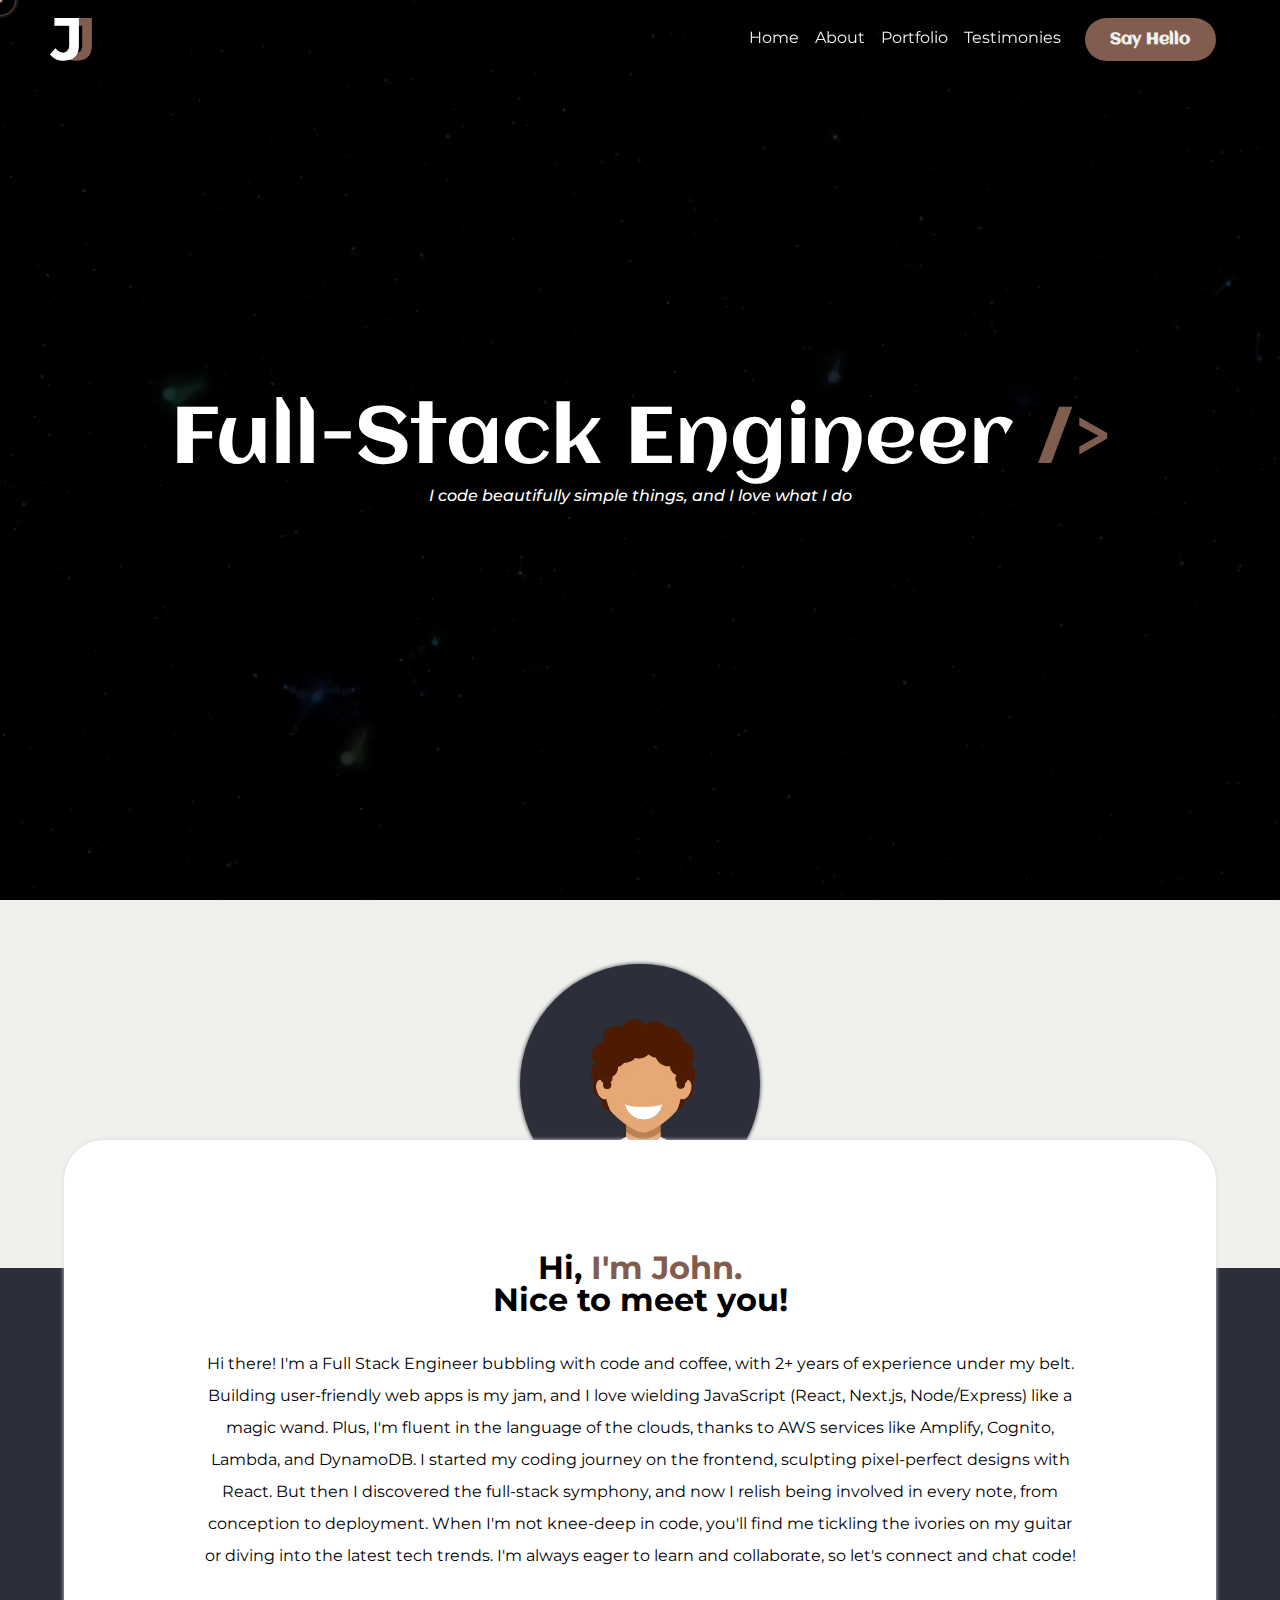
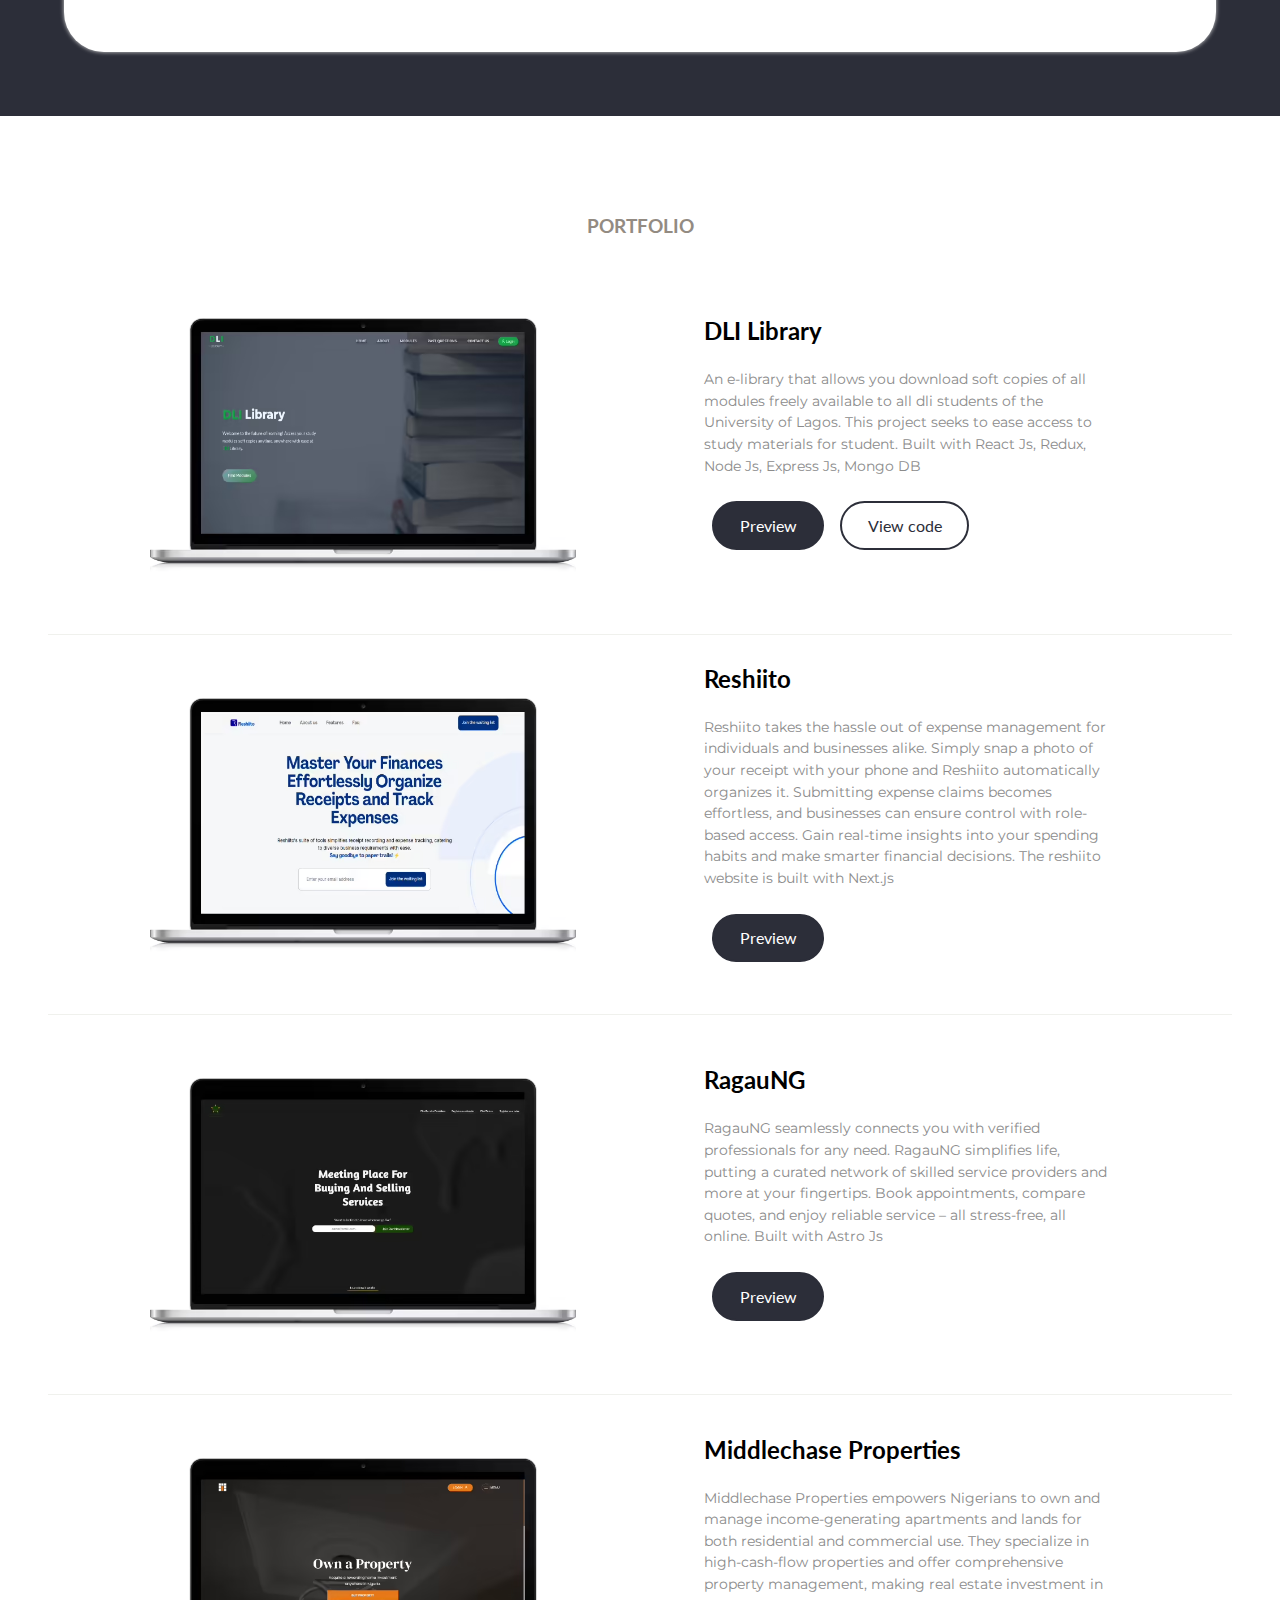
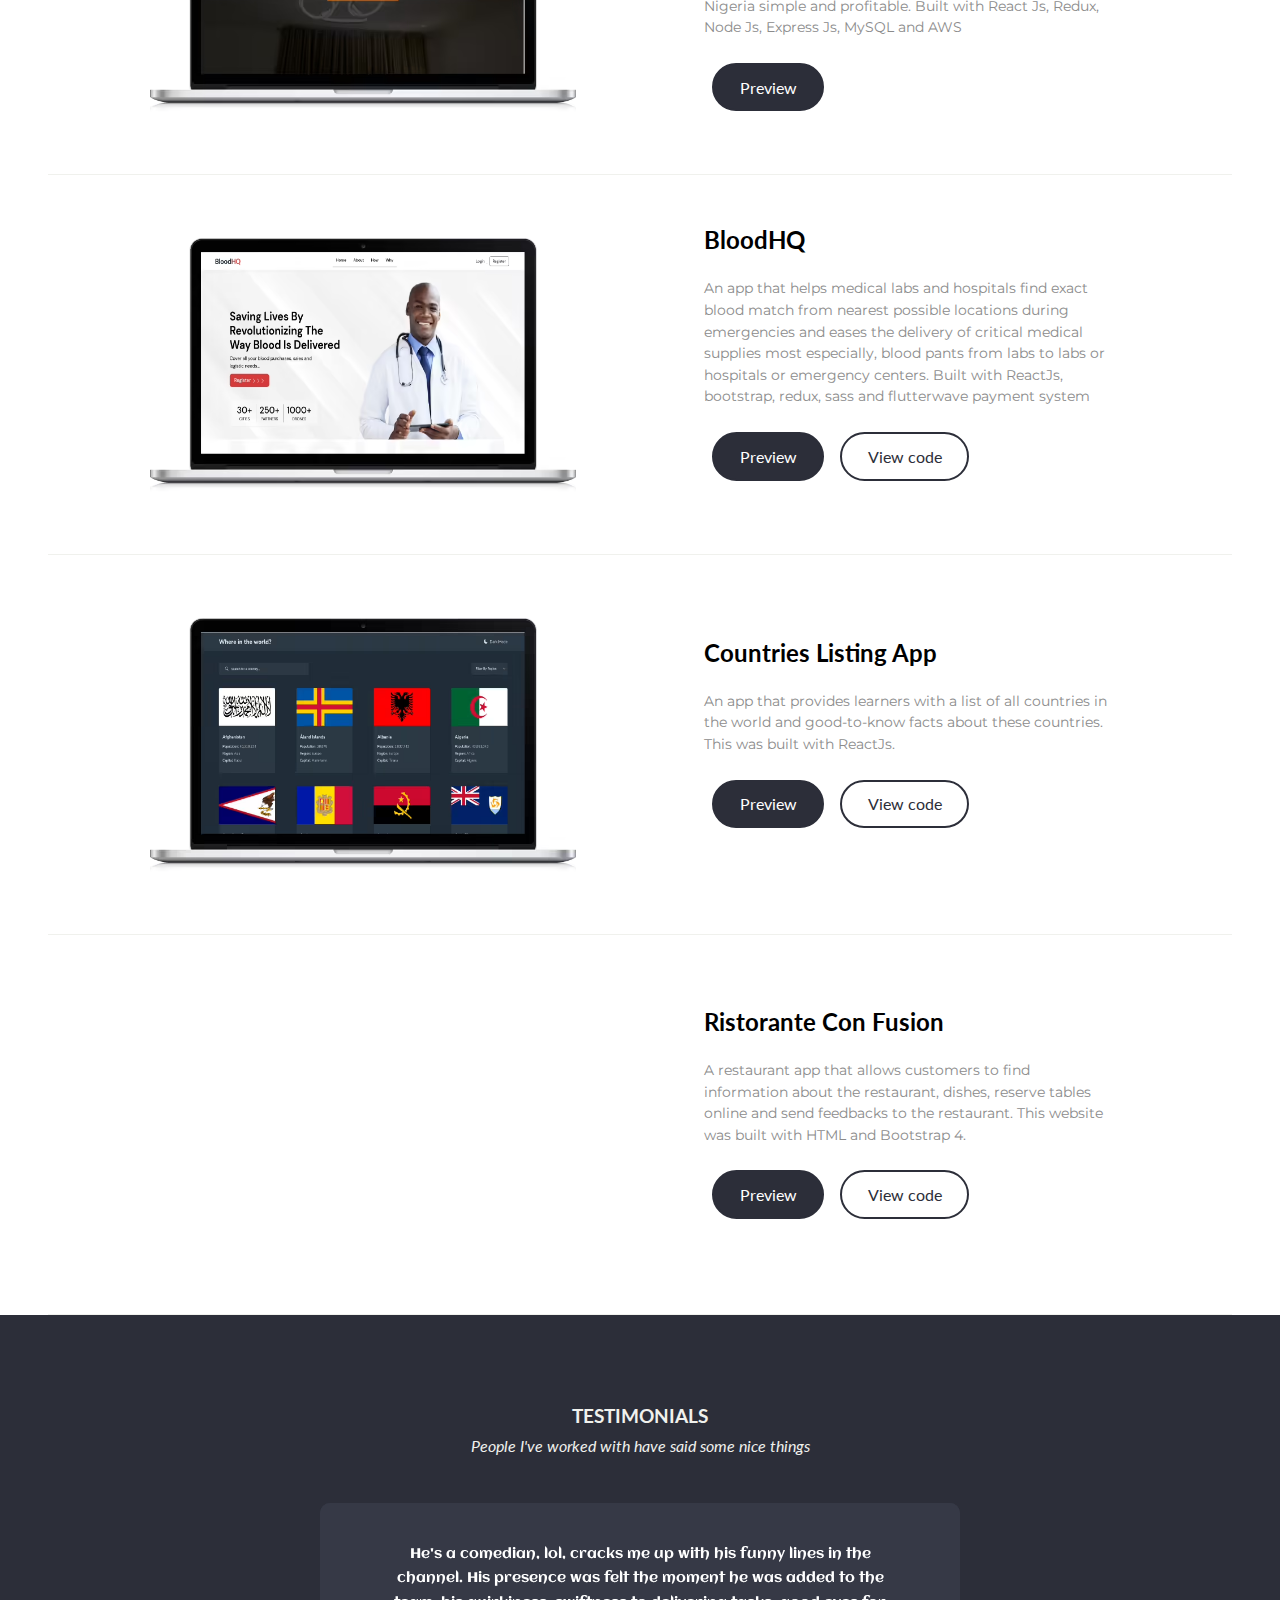
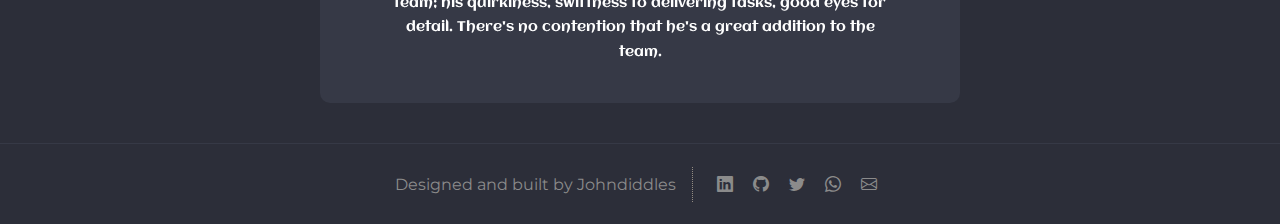
<file: index.html>
<!DOCTYPE html>
<html lang="en">
  <head>
    <meta charset="UTF-8" />
    <meta http-equiv="X-UA-Compatible" content="IE=edge" />
    <meta name="viewport" content="width=device-width, initial-scale=1.0" />
    <meta
      name="description"
      content="Welcome to Johndiddle's place. A full-stack engineer "
    />
    <link rel="icon" type="image/x-icon" href="/assets/favicon.avif" />
    <title>John Adepelumi</title>
    <!-- CSS only -->
    <link
      href="https://fonts.googleapis.com/css2?family=Aclonica&family=Lato:wght@100;300;400;700;900&family=Montserrat:wght@100;200;300;400;500;600;700;800&display=swap"
      rel="stylesheet"
    />
    <link
      rel="stylesheet"
      href="https://cdn.jsdelivr.net/npm/bootstrap-icons@1.7.2/font/bootstrap-icons.css"
    />

    <link rel="stylesheet" href="/css/main.min.css" />
  </head>
  <body>
    <div class="body">
      <div class="cursor-outer"></div>
      <div class="cursor-inner"></div>
      <!-- Header and Hero Section  -->
      <div class="header">
        <div class="brand">
          <a aria-label="" href="./" class="brand-link">
            <h2>J<span>J</span></h2>
          </a>
        </div>
        <div class="headerRight" id="headerRight">
          <nav>
            <div class="navLink" onclick="toggleMenu2()">
              <a aria-label="" href="#home">Home</a>
            </div>
            <div class="navLink" onclick="toggleMenu2()">
              <a aria-label="" href="#about">About</a>
            </div>
            <div class="navLink" onclick="toggleMenu2()">
              <a aria-label="" href="#portfolio">Portfolio</a>
            </div>
            <div class="navLink" onclick="toggleMenu2()">
              <a aria-label="" href="#testimonies">Testimonies</a>
            </div>
          </nav>

          <div class="contact" onclick="toggleMenu2()">
            <a aria-label="" href="./contact.html" class="contactBtn">
              Say Hello
            </a>
          </div>
        </div>
        <div class="navMenu" id="navMenu">
          <img
            src="./assets/menu.avif"
            alt="menu icon"
            class="menuIcon"
            onclick="toggleMenu()"
          />
        </div>
      </div>
      <div class="hero" id="home">
        <div class="heroContent">
          <!-- header -->

          <!-- Hero section -->
          <div class="mainHeroSection">
            <h1 class="intro">
              Full-Stack Engineer

              <span class="tag"> /> </span>
            </h1>
            <p class="introCaption">
              I code beautifully simple things, and I love what I do
            </p>
          </div>
        </div>
      </div>

      <!-- about section -->
      <section class="aboutSection" id="about">
        <div class="avatarSection">
          <div class="avatarWrapper">
            <img src="./assets/avatar.avif" alt="avatar" />
          </div>
        </div>

        <div class="aboutSectionText">
          <h2>
            Hi, <span>I'm John.</span> <br />
            Nice to meet you!
          </h2>
          <p class="aboutText">
            Hi there! I'm a Full Stack Engineer bubbling with code and coffee,
            with 2+ years of experience under my belt. Building user-friendly
            web apps is my jam, and I love wielding JavaScript (React, Next.js,
            Node/Express) like a magic wand. Plus, I'm fluent in the language of
            the clouds, thanks to AWS services like Amplify, Cognito, Lambda,
            and DynamoDB. I started my coding journey on the frontend, sculpting
            pixel-perfect designs with React. But then I discovered the
            full-stack symphony, and now I relish being involved in every note,
            from conception to deployment. When I'm not knee-deep in code,
            you'll find me tickling the ivories on my guitar or diving into the
            latest tech trends. I'm always eager to learn and collaborate, so
            let's connect and chat code!
          </p>
        </div>
      </section>

      <!-- portfolio section with portfolios imported with javascript from './scripts/index.js' -->
      <section class="portfolioSection" id="portfolio">
        <h3>portfolio</h3>
      </section>

      <!-- portfolio section with portfolios imported with javascript from './scripts/index.js' -->
      <section class="testimonies">
        <h3>Testimonials</h3>
        <p class="caption">
          People I've worked with have said some nice things
        </p>
        <div class="testimony-wrapper" id="testimonies"></div>
      </section>

      <!-- footer -->
      <footer class="footer" id="footer">
        <div class="footer_author">Designed and built by Johndiddles</div>
        <div class="footer_links">
          <a
            aria-label="linkedin profile"
            href="https://www.linkedin.com/in/john-adepelumi-52b22b128/"
            class="footer_links_item"
          >
            <i class="bi bi-linkedin"></i>
          </a>
          <a
            aria-label="github profile"
            href="https://github.com/johndiddles"
            class="footer_links_item"
          >
            <i class="bi bi-github"></i>
          </a>
          <a
            aria-label="twitter profile"
            href="https://twitter.com/DiddlesCode"
            class="footer_links_item"
          >
            <i class="bi bi-twitter"></i>
          </a>
          <a
            aria-label="whatsapp account"
            href="https://wa.me/2348181933012?text=Hi%John,%20would%20you%20be%20interested%20in%20a%20frontend/full-stack%20role/gig?"
            class="footer_links_item"
          >
            <i class="bi bi-whatsapp"></i>
          </a>
          <!-- <a
          aria-label="facebook profile"
            href="https://www.facebook.com/JohnAdepelumi/"
            class="footer_links_item"
          >
            <i class="bi bi-facebook"></i>
          </a> -->
          <a
            aria-label="send an email"
            href="mailto:johnadepelumi@yahoo.com"
            class="footer_links_item"
          >
            <i class="bi bi-envelope"></i>
          </a>
        </div>
      </footer>
    </div>

    <script src="./scripts/toastify.js"></script>
    <script src="./scripts/index.js" type="module"></script>
    <script src="./scripts/menuToggler.js"></script>
  </body>
</html>
</file>
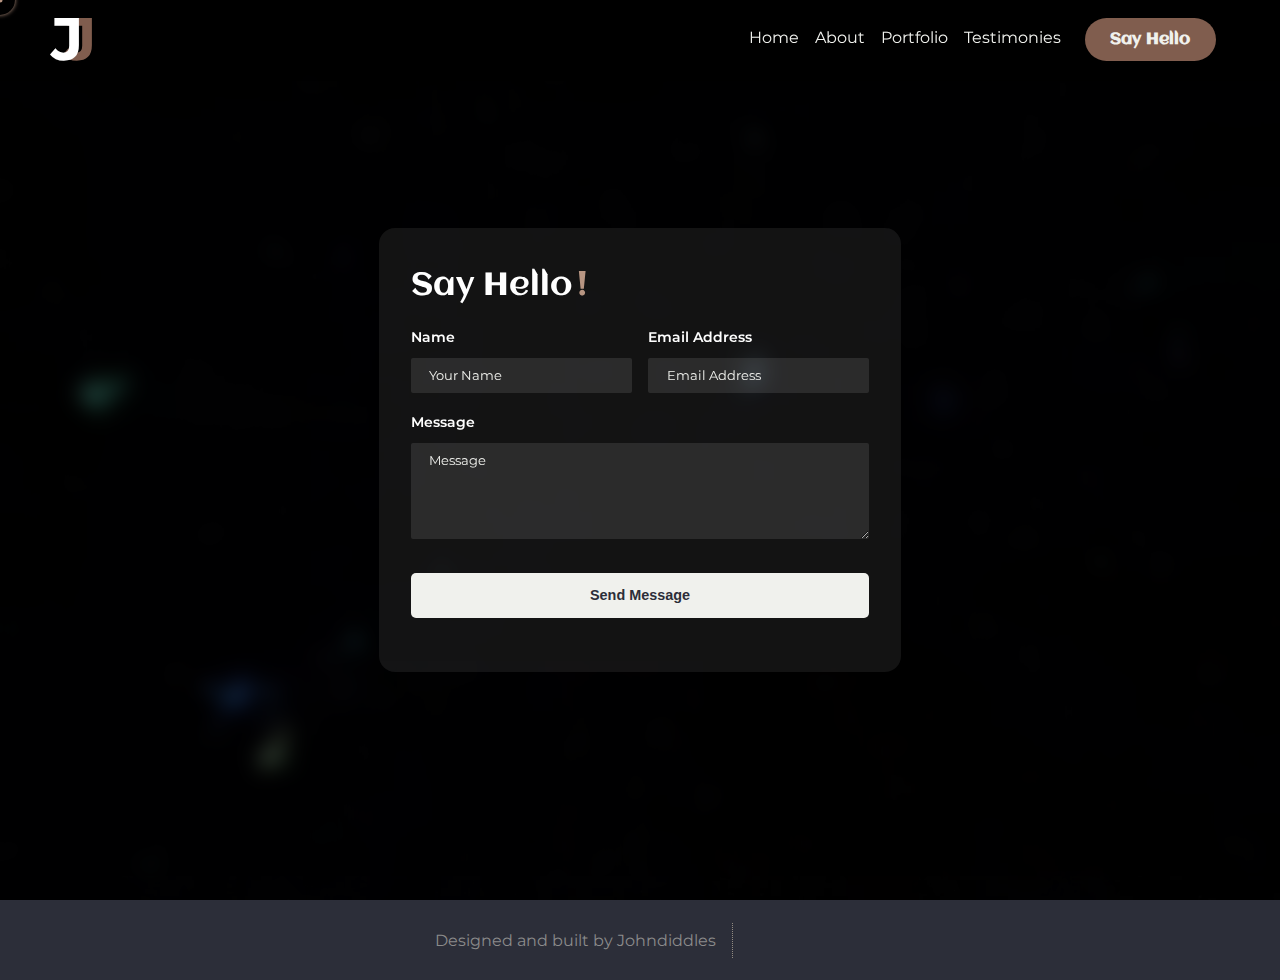
<file: contact.html>
<!DOCTYPE html>
<html lang="en">
  <head>
    <meta charset="UTF-8" />
    <meta http-equiv="X-UA-Compatible" content="IE=edge" />
    <meta name="viewport" content="width=device-width, initial-scale=1.0" />
    <link rel="icon" type="image/x-icon" href="/assets/favicon.avif" />
    <title>John Adepelumi</title>
    <link
      href="https://fonts.googleapis.com/css2?family=Aclonica&family=Lato:wght@100;300;400;700;900&family=Montserrat:wght@100;200;300;400;500;600;700;800&display=swap"
      rel="stylesheet"
    />
    <link
      href="https://fonts.googleapis.com/css2?family=Montserrat:wght@100;200;300;400;500;600;700&display=swap"
      rel="stylesheet"
    />
    <link rel="stylesheet" href="/css/main.min.css" />
  </head>
  <body class="contactPage">
    <div class="cursor-outer"></div>
    <div class="cursor-inner"></div>
    <div class="body" style="background: rgba(0, 0, 0, 0.8)">
      <!-- Header and Hero Section  -->
      <div class="header">
        <div class="brand">
          <a href="./" class="brand-link">
            <h2>J<span>J</span></h2>
          </a>
        </div>
        <div class="headerRight" id="headerRight">
          <nav>
            <div class="navLink" onclick="toggleMenu2()">
              <a href="index.html#home">Home</a>
            </div>
            <div class="navLink" onclick="toggleMenu2()">
              <a href="index.html#about">About</a>
            </div>
            <div class="navLink" onclick="toggleMenu2()">
              <a href="index.html#portfolio">Portfolio</a>
            </div>
            <div class="navLink" onclick="toggleMenu2()">
              <a href="index.html#testimonies">Testimonies</a>
            </div>
          </nav>

          <div class="contact" onclick="toggleMenu2()">
            <a href="./contact.html" class="contactBtn"> Say Hello </a>
          </div>
        </div>
        <div class="navMenu" id="navMenu">
          <img
            src="./assets/menu.avif"
            alt="menu icon"
            class="menuIcon"
            onclick="toggleMenu()"
          />
        </div>
      </div>

      <!-- <video autoplay muted loop id="myVideo">
        <source src="./assets/videobg.mp4" type="video/mp4" />
      </video> -->

      <div class="contact-page">
        <!-- <div class="contact-page__left">
          <img src="./assets/quino-al-xhGMQ_nYWqU-unsplash.jpg" alt="" />
        </div> -->
        <div class="contact-page__right">
          <form action="" id="form">
            <h2>
              Say Hello
              <span>!</span>
            </h2>
            <div class="form-group-wrapper">
              <div class="form-group">
                <label for="name">Name</label>
                <input
                  type="text"
                  placeholder="Your Name"
                  name="name"
                  id="name"
                  required
                />
              </div>
              <div class="form-group">
                <label for="email">Email Address</label>
                <input
                  type="email"
                  placeholder="Email Address"
                  name="email"
                  id="email"
                  required
                />
              </div>
            </div>

            <div class="form-group">
              <label for="email">Message</label>
              <textarea
                type="message"
                placeholder="Message"
                name="message"
                id="message"
                class="message"
                required
              ></textarea>
            </div>
            <div class="form-group submitBtn-wrapper">
              <button type="submit" onclick="formHandler(event)" id="submit">
                Send Message
              </button>
            </div>
          </form>
        </div>
      </div>

      <!-- footer -->
      <footer class="footer" id="footer">
        <div class="footer_author">Designed and built by Johndiddles</div>
        <div class="footer_links">
          <a
            href="https://www.linkedin.com/in/john-adepelumi-52b22b128/"
            class="footer_links_item"
          >
            <i class="bi bi-linkedin"></i>
          </a>
          <a href="https://github.com/johndiddles" class="footer_links_item">
            <i class="bi bi-github"></i>
          </a>
          <a href="https://twitter.com/DiddlesCode" class="footer_links_item">
            <i class="bi bi-twitter"></i>
          </a>
          <a
            href="https://wa.me/2348181933012?text=Hi%John,%20would%20you%20be%20interested%20in%20a%20frontend%20role/gig?"
            class="footer_links_item"
          >
            <i class="bi bi-whatsapp"></i>
          </a>
          <a
            href="https://www.facebook.com/JohnAdepelumi/"
            class="footer_links_item"
          >
            <i class="bi bi-facebook"></i>
          </a>
          <a href="mailto:johnadepelumi@yahoo.com" class="footer_links_item">
            <i class="bi bi-envelope"></i>
          </a>
        </div>
      </footer>
    </div>

    <!-- <script src="./scripts/index.js"></script> -->
    <script src="./scripts/toastify.js"></script>
    <script src="./scripts/index.js" type="module"></script>
    <script src="./scripts/menuToggler.js"></script>
    <script src="./scripts/form.js"></script>
  </body>
</html>
</file>
<file: css/main.min.css>
*{margin:0;padding:0;-webkit-box-sizing:border-box;box-sizing:border-box;scroll-behavior:smooth;z-index:1}:root{--light: #f0f1ed;--light-brown: #b79582;--gray: #938b82;--brown: #805d4e;--dark-brown: #6f4f42;--dark-gray: #2c2e39;--light-dark-gray: #363946;--gray-text: #8b8b8b}body{width:100vw;font-family:"Montserrat",sans-serif;overflow:overlay;overflow-x:hidden;scroll-behavior:smooth;position:relative;cursor:none}a{cursor:none}@-webkit-keyframes animateCursorOuter{0%{-webkit-transform:scale(1);transform:scale(1)}50%{-webkit-transform:scale(1.2);transform:scale(1.2)}100%{-webkit-transform:scale(1);transform:scale(1)}}@keyframes animateCursorOuter{0%{-webkit-transform:scale(1);transform:scale(1)}50%{-webkit-transform:scale(1.2);transform:scale(1.2)}100%{-webkit-transform:scale(1);transform:scale(1)}}.cursor-inner{position:fixed;top:0;left:0;width:5px;height:5px;background:var(--light-brown);border-radius:50%;z-index:1000000;-webkit-transform:translate3d(-50%, -50%, 0);transform:translate3d(-50%, -50%, 0);pointer-events:none}.cursor-outer{position:fixed;top:0;left:0;width:30px;height:30px;-webkit-box-shadow:0 0 4px var(--light-brown);box-shadow:0 0 4px var(--light-brown);margin-left:-15px;margin-top:-15px;border-radius:50%;z-index:1000000;-webkit-transition:.15s ease-out;transition:.15s ease-out;pointer-events:none;-webkit-animation:animateCursorOuter 1s infinite;animation:animateCursorOuter 1s infinite}a{text-decoration:none;color:inherit}::-webkit-scrollbar{background:rgba(0,0,0,0);width:7px}::-webkit-scrollbar-track{background:rgba(0,0,0,0)}::-webkit-scrollbar-thumb{background:var(--brown);border-radius:10px}::-webkit-scrollbar-corner{border-radius:10px}.contactBtn{background:rgba(0,0,0,0);cursor:none;color:var(--light);background:var(--brown);border:none;font-size:1em;font-family:"Aclonica",sans-serif;font-weight:700;-webkit-transition:.5s;transition:.5s;border-radius:30px;padding:.8em 1.6em}.contactBtn:hover{background:var(--dark-brown);-webkit-transition:.5s;transition:.5s}.body{width:100vw;height:-webkit-fit-content;height:-moz-fit-content;height:fit-content;display:-webkit-box;display:-ms-flexbox;display:flex;-webkit-box-orient:vertical;-webkit-box-direction:normal;-ms-flex-direction:column;flex-direction:column;position:relative}.hero{width:100%;height:100vh;background-color:rgba(0,0,0,.8);background-image:url(../assets/bg5.avif);background-size:cover;position:relative}.heroContent{width:100%;height:100%;background:rgba(0,0,0,.75);display:-webkit-box;display:-ms-flexbox;display:flex;-webkit-box-orient:vertical;-webkit-box-direction:normal;-ms-flex-direction:column;flex-direction:column;-webkit-box-align:center;-ms-flex-align:center;align-items:center;-webkit-box-pack:center;-ms-flex-pack:center;justify-content:center;color:#fff}.header{width:100%;display:-webkit-box;display:-ms-flexbox;display:flex;-webkit-box-pack:justify;-ms-flex-pack:justify;justify-content:space-between;-webkit-box-align:center;-ms-flex-align:center;align-items:center;padding:.15em 4em;position:fixed;top:0;left:0;background:rgba(0,0,0,.2);-webkit-box-shadow:0 0 2px #000;box-shadow:0 0 2px #000;z-index:100000;-webkit-transition:.2s;transition:.2s}.toggleHeader{background:#2c2e39;-webkit-transition:.5s;transition:.5s}.brand{position:relative;color:var(--brown);font-size:2.5em;cursor:none;-webkit-transition:1s;transition:1s}.brand span{color:#fff;margin-left:-0.75em}.brand:hover{color:#fb4f93;-webkit-transition:1s;transition:1s}.mainHeroSection{display:-webkit-box;display:-ms-flexbox;display:flex;-webkit-box-orient:vertical;-webkit-box-direction:normal;-ms-flex-direction:column;flex-direction:column;-webkit-box-align:center;-ms-flex-align:center;align-items:center;width:100%}.mainHeroSection .intro{font-size:5em;font-weight:500;font-family:"Aclonica",sans-serif;cursor:none;-webkit-transition:1s;transition:1s}.mainHeroSection .intro .tag{color:var(--brown);-webkit-transition:.5s;transition:.5s}.mainHeroSection .intro .introFont{margin:0;color:#fff;-webkit-transition:.1s;transition:.1s}.mainHeroSection .intro:hover .tag{color:#fb4f93;-webkit-transition:.5s;transition:.5s}.mainHeroSection p{font-size:1em;font-weight:500;font-family:"Montserrat",sans-serif;font-style:italic}.headerRight{display:-webkit-box;display:-ms-flexbox;display:flex;-webkit-box-align:center;-ms-flex-align:center;align-items:center}.header nav{margin:0 1em;display:-webkit-box;display:-ms-flexbox;display:flex}.header nav .navLink{padding:.5em;border-bottom:2px solid rgba(0,0,0,0);-webkit-transition:.5s;transition:.5s;cursor:none}.header nav .navLink:hover{-webkit-transition:.5s;transition:.5s;border-bottom:2px solid var(--brown)}.header nav .navLink a{color:var(--light)}.navMenu{display:none}.aboutSection{line-height:2em;text-align:center;display:-webkit-box;display:-ms-flexbox;display:flex;-webkit-box-orient:vertical;-webkit-box-direction:normal;-ms-flex-direction:column;flex-direction:column;-webkit-box-pack:center;-ms-flex-pack:center;justify-content:center;-webkit-box-align:center;-ms-flex-align:center;align-items:center;background:var(--dark-gray);padding-bottom:4em;z-index:0}.avatarSection{width:100%;background:var(--light);background-size:cover;display:-webkit-box;display:-ms-flexbox;display:flex;-webkit-box-align:center;-ms-flex-align:center;align-items:center;-webkit-box-pack:center;-ms-flex-pack:center;justify-content:center}.avatarWrapper{width:240px;height:240px;border-radius:50%;display:-webkit-box;display:-ms-flexbox;display:flex;-webkit-box-align:center;-ms-flex-align:center;align-items:center;-webkit-box-pack:center;-ms-flex-pack:center;justify-content:center;margin-top:1em;background:var(--dark-gray);overflow:hidden;z-index:100;margin:4em;-webkit-box-shadow:0px 0px 4px var(--dark-gray);box-shadow:0px 0px 4px var(--dark-gray)}.avatarWrapper img{margin-top:2em;width:100%;border-radius:50%}.aboutSectionText{display:-webkit-box;display:-ms-flexbox;display:flex;-webkit-box-orient:vertical;-webkit-box-direction:normal;-ms-flex-direction:column;flex-direction:column;-webkit-box-pack:center;-ms-flex-pack:center;justify-content:center;-webkit-box-align:center;-ms-flex-align:center;align-items:center;width:90%;border-radius:40px;margin-top:-8em;background-color:#fff;background-size:cover;padding:5em;-webkit-box-shadow:0px 0px 4px #d8d8d8;box-shadow:0px 0px 4px #d8d8d8}.aboutSectionText h2{font-size:2em;margin:1em auto}.aboutSectionText h2 span{color:var(--brown)}.aboutSectionText .aboutText{width:auto;max-width:80ch}.portfolioSection{display:-webkit-box;display:-ms-flexbox;display:flex;-webkit-box-orient:vertical;-webkit-box-direction:normal;-ms-flex-direction:column;flex-direction:column;-webkit-box-align:center;-ms-flex-align:center;align-items:center;padding:5em 3em;padding-bottom:0;width:100%;z-index:0}.portfolioSection h3{font-family:"Lato",sans-serif;text-transform:uppercase;color:var(--gray);margin:1em}.portfolioSection .portfolio{display:-webkit-box;display:-ms-flexbox;display:flex;-webkit-box-pack:center;-ms-flex-pack:center;justify-content:center;-webkit-box-align:center;-ms-flex-align:center;align-items:center;height:380px;width:100%;padding:3em 6em;gap:8em;border-bottom:1px solid var(--light);-webkit-transition:.5s;transition:.5s}.portfolioSection .portfolio:hover{-webkit-transform:scale(1.05);transform:scale(1.05)}.portfolioSection .portfolio .portfolio-img{width:50%;height:100%;display:-webkit-box;display:-ms-flexbox;display:flex;-webkit-box-align:center;-ms-flex-align:center;align-items:center;-webkit-box-orient:horizontal;-webkit-box-direction:reverse;-ms-flex-direction:row-reverse;flex-direction:row-reverse}.portfolioSection .portfolio .portfolio-img img{height:90%;-webkit-transition:1s;transition:1s}.portfolioSection .portfolio .portfolio-details{width:50%}.portfolioSection .portfolio .portfolio-details .portfolio-details-header{font-family:"Lato",sans-serif;padding:1em 0;padding-top:0;font-weight:700}.portfolioSection .portfolio .portfolio-details .portfolio-details-description{font-size:.9em;font-weight:400;font-family:"Montserrat",sans-serif;line-height:1.5em;color:var(--gray-text);width:45ch}.portfolioSection .portfolio .portfolio-details .portfolio-links{display:-webkit-box;display:-ms-flexbox;display:flex;margin:1.5em 0}.portfolioSection .portfolio .portfolio-details .portfolio-links a{padding:.8em 1.6em;font-family:"Lato",sans-serif;border-radius:30px;margin:0 .5em;display:-webkit-box;display:-ms-flexbox;display:flex;-webkit-box-pack:center;-ms-flex-pack:center;justify-content:center;-webkit-box-align:center;-ms-flex-align:center;align-items:center}.portfolioSection .portfolio .portfolio-details .portfolio-links .preview-site{background:var(--dark-gray);color:#fff;border:2px solid var(--dark-gray);-webkit-transition:.2s;transition:.2s}.portfolioSection .portfolio .portfolio-details .portfolio-links .preview-site:hover{background:var(--brown);color:#fff;border:2px solid var(--brown);-webkit-transition:.4s;transition:.4s}.portfolioSection .portfolio .portfolio-details .portfolio-links .view-code{border:2px solid var(--dark-gray);color:var(--dark-gray);-webkit-transition:.2s;transition:.2s}.portfolioSection .portfolio .portfolio-details .portfolio-links .view-code:hover{background:var(--brown);border:2px solid var(--brown);color:var(--light);-webkit-transition:.4s;transition:.4s}.testimonies{display:-webkit-box;display:-ms-flexbox;display:flex;-webkit-box-orient:vertical;-webkit-box-direction:normal;-ms-flex-direction:column;flex-direction:column;-webkit-box-align:center;-ms-flex-align:center;align-items:center;padding:5em 3em;width:100%;background:var(--dark-gray);color:var(--light);border-bottom:1px solid var(--light-dark-gray);z-index:0}.testimonies h3{font-family:"Lato",sans-serif;text-transform:uppercase;margin:.5em}.testimonies .caption{font-family:"Lato",sans-serif;font-style:italic;font-weight:400;color:var(--light)}.testimony-wrapper{-webkit-perspective:1200px;perspective:1200px}@-webkit-keyframes testimony{0%{opacity:0}100%{opacity:1}}@keyframes testimony{0%{opacity:0}100%{opacity:1}}@-webkit-keyframes after{0%{width:0px}100%{width:90%}}@keyframes after{0%{width:0px}100%{width:90%}}.testimonies .testimonies-card{min-width:640px;color:var(--dark-gray);margin-top:3em;-webkit-transition:.2s;transition:.2s}.testimony-card-content{position:relative;-webkit-transition:-webkit-transform 3s;transition:-webkit-transform 3s;transition:transform 3s;transition:transform 3s, -webkit-transform 3s;-webkit-transform-style:preserve-3d;transform-style:preserve-3d;padding:5em;text-align:center;background:var(--light-dark-gray);border-radius:10px}.testimonies .testimonies-card:hover .testimony-card-content{-webkit-transform:rotateY(0.5turn);transform:rotateY(0.5turn)}.testimony-card-front,.testimony-card-back{position:absolute;top:0;bottom:0;left:0;right:0;min-height:200px;padding:3em 4em;-webkit-backface-visibility:hidden;backface-visibility:hidden;-webkit-transform-style:preserve-3d;transform-style:preserve-3d;display:-webkit-box;display:-ms-flexbox;display:flex;-webkit-box-pack:center;-ms-flex-pack:center;justify-content:center;-webkit-box-align:center;-ms-flex-align:center;align-items:center;border-radius:10px}.testimony{font-family:"Aclonica",sans-serif;font-size:.9em;text-align:center;line-height:1.7em;-webkit-transform:translateZ(100px);transform:translateZ(100px);margin:4em 0}.testimony-card-front{background:var(--light-dark-gray);color:#fff;-webkit-animation:testimony 1s;animation:testimony 1s}.testimony-card-back{padding:4em 0;-webkit-transform:rotateY(0.5turn);transform:rotateY(0.5turn);background:var(--light-dark-gray);color:#fff}.author-details{-webkit-transform-style:preserve-3d;transform-style:preserve-3d;display:-webkit-box;display:-ms-flexbox;display:flex;width:100%;-webkit-box-pack:center;-ms-flex-pack:center;justify-content:center;-webkit-box-align:center;-ms-flex-align:center;align-items:center;gap:4em}.testimonies .testimonies-card .author{text-align:left;font-weight:600;font-family:"Lato",sans-serif;-webkit-transform:translateZ(100px);transform:translateZ(100px)}.author-details img{-webkit-transform:translateZ(100px);transform:translateZ(100px);height:100px}.testimonies .testimonies-card .author .location{font-weight:400;font-style:italic}.footer{width:100%;height:80px;padding:2em 4em;background:var(--dark-gray);color:var(--gray-text);display:-webkit-box;display:-ms-flexbox;display:flex;-webkit-box-orient:horizontal;-webkit-box-direction:normal;-ms-flex-direction:row;flex-direction:row;-webkit-box-pack:center;-ms-flex-pack:center;justify-content:center;-webkit-box-align:center;-ms-flex-align:center;align-items:center;text-align:center;padding:.5em;z-index:2}.footer_author{border-right:1px dotted var(--gray);padding:.5em 1em}.footer_links{padding:.5em 1em}.footer_links_item{margin:auto .5em;-webkit-transition:.4s ease-in-out;transition:.4s ease-in-out}.footer_links_item:hover{color:var(--light)}#myVideo{position:fixed;top:0;left:0;width:100%;height:100%;-o-object-fit:cover;object-fit:cover;z-index:1}.contact-page{width:100vw;min-height:100vh;background:url(/assets/bg5.avif);background-size:cover;background-repeat:no-repeat;background-position:center;display:-webkit-box;display:-ms-flexbox;display:flex;-webkit-box-pack:justify;-ms-flex-pack:justify;justify-content:space-between;-webkit-box-align:center;-ms-flex-align:center;align-items:center;font-family:"Montserrat",sans-serif;overflow:hidden;color:#fff;position:relative}.contact-page::before{position:absolute;content:" ";top:0;left:0;height:100%;width:100%;background:rgba(0,0,0,.5);-webkit-backdrop-filter:blur(10px);backdrop-filter:blur(10px)}.contact-page__left{width:30%;overflow:hidden}.contact-page__left img{-o-object-fit:cover;object-fit:cover}.contact-page__right{width:100%;height:100%;padding:0 4rem;display:-webkit-box;display:-ms-flexbox;display:flex;-webkit-box-pack:center;-ms-flex-pack:center;justify-content:center;-webkit-box-align:center;-ms-flex-align:center;align-items:center}.contact-page__right form{width:-webkit-fit-content;width:-moz-fit-content;width:fit-content;padding:2rem 2rem;border-radius:1rem;background-color:rgba(255,255,255,.075);-webkit-backdrop-filter:blur(5px);backdrop-filter:blur(5px);background-clip:border-box}@media screen and (max-width: 600px){.contact-page__right form{margin-top:6rem}}@media screen and (max-width: 420px){.contact-page__right form{margin-top:4rem}}.contact-page__right form h2{font-family:"aclonica",sans-serif;font-weight:500;font-size:2em;padding:.5rem 0 1rem 0}.contact-page__right form h2 span{color:var(--light-brown);margin-left:-0.25rem}.contact-page__right form .form-group-wrapper{display:-webkit-box;display:-ms-flexbox;display:flex;width:100%;gap:1em}@media screen and (max-width: 600px){.contact-page__right form .form-group-wrapper{-webkit-box-orient:vertical;-webkit-box-direction:normal;-ms-flex-direction:column;flex-direction:column}}.contact-page__right form .form-group{display:-webkit-box;display:-ms-flexbox;display:flex;-webkit-box-orient:vertical;-webkit-box-direction:normal;-ms-flex-direction:column;flex-direction:column;padding:.5rem 0;gap:.5rem}.contact-page__right form .form-group label{font-weight:600;font-size:.9em;color:#fff}.contact-page__right form .form-group input,.contact-page__right form .form-group textarea{margin:.3em 0;padding:.7em 1.4em;border:0px solid #fff;background:rgba(255,255,255,.1);border-radius:2px;outline:none;color:#fff;font-family:"Montserrat",sans-serif;font-weight:400}.contact-page__right form .form-group input::-webkit-input-placeholder, .contact-page__right form .form-group textarea::-webkit-input-placeholder{color:var(--light)}.contact-page__right form .form-group input::-moz-placeholder, .contact-page__right form .form-group textarea::-moz-placeholder{color:var(--light)}.contact-page__right form .form-group input:-ms-input-placeholder, .contact-page__right form .form-group textarea:-ms-input-placeholder{color:var(--light)}.contact-page__right form .form-group input::-ms-input-placeholder, .contact-page__right form .form-group textarea::-ms-input-placeholder{color:var(--light)}.contact-page__right form .form-group input::placeholder,.contact-page__right form .form-group textarea::placeholder{color:var(--light)}.contact-page__right form .form-group .message{height:6rem;width:20rem;word-wrap:break-word;width:100%}.contact-page__right form .submitBtn-wrapper{width:100%}.contact-page__right form .submitBtn-wrapper button{font-size:.9em;font-weight:600;width:100%;background:var(--light);color:var(--dark-gray);padding:1em;border:0px;border-radius:5px;margin:1em 0;cursor:none;-webkit-transition:.4s ease-in-out;transition:.4s ease-in-out}.contact-page__right form .submitBtn-wrapper button:hover{background:var(--dark-brown);color:var(--light)}.dark-header{background:var(--dark-gray)}.fixed-footer{position:fixed;bottom:0}@media screen and (max-width: 990px){.header{-webkit-transition:1s;transition:1s;padding:.15em 1.5em .15em 2em}.mainHeroSection .intro{font-size:3.8em;-webkit-transition:.5s;transition:.5s}.aboutSectionText .aboutText{max-width:48ch;color:var(--light-dark-gray);font-size:.9em}.portfolioSection{padding:5em 1.5em;-webkit-transition:1s;transition:1s}.portfolioSection .portfolio{height:360px;gap:10%;padding:3em 3em;-webkit-transition:1s;transition:1s}.portfolioSection .portfolio .portfolio-img img{height:80%}.portfolioSection .portfolio .portfolio-details .portfolio-details-description{font-size:.8em;font-weight:400;width:36ch;-webkit-transition:1s;transition:1s}.portfolioSection .portfolio .portfolio-details .portfolio-links{width:100%}.portfolioSection .portfolio .portfolio-details .portfolio-links a{padding:.6em 1.2em;font-size:1em}}@media screen and (max-width: 770px){.mainHeroSection{padding:0 2em;-webkit-box-align:start;-ms-flex-align:start;align-items:flex-start}.mainHeroSection .intro{font-size:3.2em}.mainHeroSection p{font-size:.8em}.headerRight{-webkit-animation:none;animation:none;display:-webkit-box;display:-ms-flexbox;display:flex;-webkit-box-orient:vertical;-webkit-box-direction:normal;-ms-flex-direction:column;flex-direction:column;-ms-flex-pack:distribute;justify-content:space-around;-webkit-transition:1s;transition:1s;position:absolute;background:rgba(54,57,70,.9);top:0;right:0;width:85vw;height:100vh;overflow:hidden;transition:1s;-webkit-transform:translateX(100vw);transform:translateX(100vw);opacity:.2}.headerRightHeight{-webkit-transform:translateX(0vw);transform:translateX(0vw);height:100vh;-webkit-transition:.8s;transition:.8s;-webkit-backdrop-filter:blur(10px);backdrop-filter:blur(10px);background:rgba(26,27,34,.85);opacity:1}.headerRight nav{padding:3em 0 0 0}.headerRight nav .navLink{font-size:1em;font-weight:500}.headerRight .contact{padding:0 0 3em 0}@-webkit-keyframes menu{0%{-webkit-transform:rotate(-90deg);transform:rotate(-90deg)}100%{-webkit-transform:rotate(0deg);transform:rotate(0deg)}}@keyframes menu{0%{-webkit-transform:rotate(-90deg);transform:rotate(-90deg)}100%{-webkit-transform:rotate(0deg);transform:rotate(0deg)}}@-webkit-keyframes cancel{0%{-webkit-transform:rotate(90deg);transform:rotate(90deg)}100%{-webkit-transform:rotate(0deg);transform:rotate(0deg)}}@keyframes cancel{0%{-webkit-transform:rotate(90deg);transform:rotate(90deg)}100%{-webkit-transform:rotate(0deg);transform:rotate(0deg)}}.cancel{-webkit-animation:cancel 1s;animation:cancel 1s;width:100%;padding:1em 0;-webkit-transition:1s;transition:1s}.cancel h3{color:#fff;font-size:1.5em;font-weight:700;font-family:"Lato",sans-serif;-webkit-transition:1s;transition:1s}.headerRight nav{-webkit-box-orient:vertical;-webkit-box-direction:normal;-ms-flex-direction:column;flex-direction:column;-webkit-box-align:center;-ms-flex-align:center;align-items:center}.navMenu{height:3em;display:-webkit-box;display:-ms-flexbox;display:flex;-webkit-box-align:center;-ms-flex-align:center;align-items:center;z-index:100000}.navMenu .menuIcon{height:50%;-webkit-animation:menu 1s;animation:menu 1s}.aboutSectionText{padding:4em 1.5em}.aboutSectionText h2{font-size:1.5em}.aboutSectionText .aboutText{font-size:.8em;max-width:40ch;line-height:1.8em}.portfolioSection .portfolio{padding:2em 1em;-webkit-box-orient:vertical;-webkit-box-direction:normal;-ms-flex-direction:column;flex-direction:column;height:-webkit-fit-content;height:-moz-fit-content;height:fit-content;gap:2em}.portfolioSection .portfolio .portfolio-img{width:100%;height:200px;-webkit-box-orient:horizontal;-webkit-box-direction:normal;-ms-flex-direction:row;flex-direction:row;-webkit-box-align:center;-ms-flex-align:center;align-items:center;-webkit-box-pack:center;-ms-flex-pack:center;justify-content:center}.portfolioSection .portfolio .portfolio-img img{height:100%}.portfolioSection .portfolio .portfolio-details{width:100%;text-align:center;display:-webkit-box;display:-ms-flexbox;display:flex;-webkit-box-orient:vertical;-webkit-box-direction:normal;-ms-flex-direction:column;flex-direction:column;-webkit-box-pack:center;-ms-flex-pack:center;justify-content:center;-webkit-box-align:center;-ms-flex-align:center;align-items:center}.portfolioSection .portfolio .portfolio-details .portfolio-details-description{font-size:.8em;width:40ch}.portfolioSection .portfolio .portfolio-details .portfolio-links{-webkit-box-pack:center;-ms-flex-pack:center;justify-content:center}.testimonies{padding:3em 1.5em;padding-bottom:28em;text-align:center;width:100%}.testimony-wrapper{width:100%}.testimonies .testimonies-card{min-width:100%}.testimony-card-content{padding:1em}.testimony-card-front,.testimony-card-back{min-height:400px}.testimony{font-weight:400;font-size:.8em}.author-details{-webkit-box-orient:vertical;-webkit-box-direction:normal;-ms-flex-direction:column;flex-direction:column}.footer{-webkit-box-orient:vertical;-webkit-box-direction:normal;-ms-flex-direction:column;flex-direction:column}.footer_author{border-right:0px}}@media screen and (max-width: 420px){.header{padding:.15em 1.2em}.brand{font-size:1.8em}.mainHeroSection{padding:0 1.2em}.mainHeroSection p{font-size:.8em;font-weight:400}.mainHeroSection .intro{font-size:2.4em}.contactBtn{font-size:.8em;padding:.4em .8}.aboutSectionText .aboutText{max-width:32ch}.portfolioSection{padding:4em 1.5em}.portfolioSection .portfolio{padding:2em 1em;-webkit-box-orient:vertical;-webkit-box-direction:normal;-ms-flex-direction:column;flex-direction:column;height:-webkit-fit-content;height:-moz-fit-content;height:fit-content;gap:2em}.portfolioSection .portfolio .portfolio-img{width:100%;-webkit-box-orient:horizontal;-webkit-box-direction:normal;-ms-flex-direction:row;flex-direction:row}.portfolioSection .portfolio .portfolio-img img{width:100%}.portfolioSection .portfolio .portfolio-details{width:100%;text-align:center;display:-webkit-box;display:-ms-flexbox;display:flex;-webkit-box-orient:vertical;-webkit-box-direction:normal;-ms-flex-direction:column;flex-direction:column;-webkit-box-pack:center;-ms-flex-pack:center;justify-content:center;-webkit-box-align:center;-ms-flex-align:center;align-items:center}.portfolioSection .portfolio .portfolio-details .portfolio-details-description{font-size:.8em;width:30ch}.portfolioSection .portfolio .portfolio-details .portfolio-links{-webkit-box-pack:center;-ms-flex-pack:center;justify-content:center}.footer{font-size:.8em;padding:2em 2em}}.toastify{padding:12px 20px;color:#fff;display:inline-block;-webkit-box-shadow:0 3px 6px -1px rgba(0,0,0,.12),0 10px 36px -4px rgba(77,96,232,.3);box-shadow:0 3px 6px -1px rgba(0,0,0,.12),0 10px 36px -4px rgba(77,96,232,.3);background:linear-gradient(135deg, #73a5ff, #5477f5);position:fixed;opacity:0;-webkit-transition:all .4s cubic-bezier(0.215, 0.61, 0.355, 1);transition:all .4s cubic-bezier(0.215, 0.61, 0.355, 1);border-radius:2px;cursor:pointer;text-decoration:none;max-width:calc(50% - 20px);z-index:2147483647}.toastify.on{opacity:1}.toast-close{background:0 0;border:0;color:#fff;cursor:pointer;font-family:inherit;font-size:1em;opacity:.4;padding:0 5px}.toastify-right{right:15px}.toastify-left{left:15px}.toastify-top{top:-150px}.toastify-bottom{bottom:-150px}.toastify-rounded{border-radius:25px}.toastify-avatar{width:1.5em;height:1.5em;margin:-7px 5px;border-radius:2px}.toastify-center{margin-left:auto;margin-right:auto;left:0;right:0;max-width:-webkit-fit-content;max-width:fit-content;max-width:-moz-fit-content}@media only screen and (max-width: 360px){.toastify-left,.toastify-right{margin-left:auto;margin-right:auto;left:0;right:0;max-width:-webkit-fit-content;max-width:-moz-fit-content;max-width:fit-content}}
</file>
